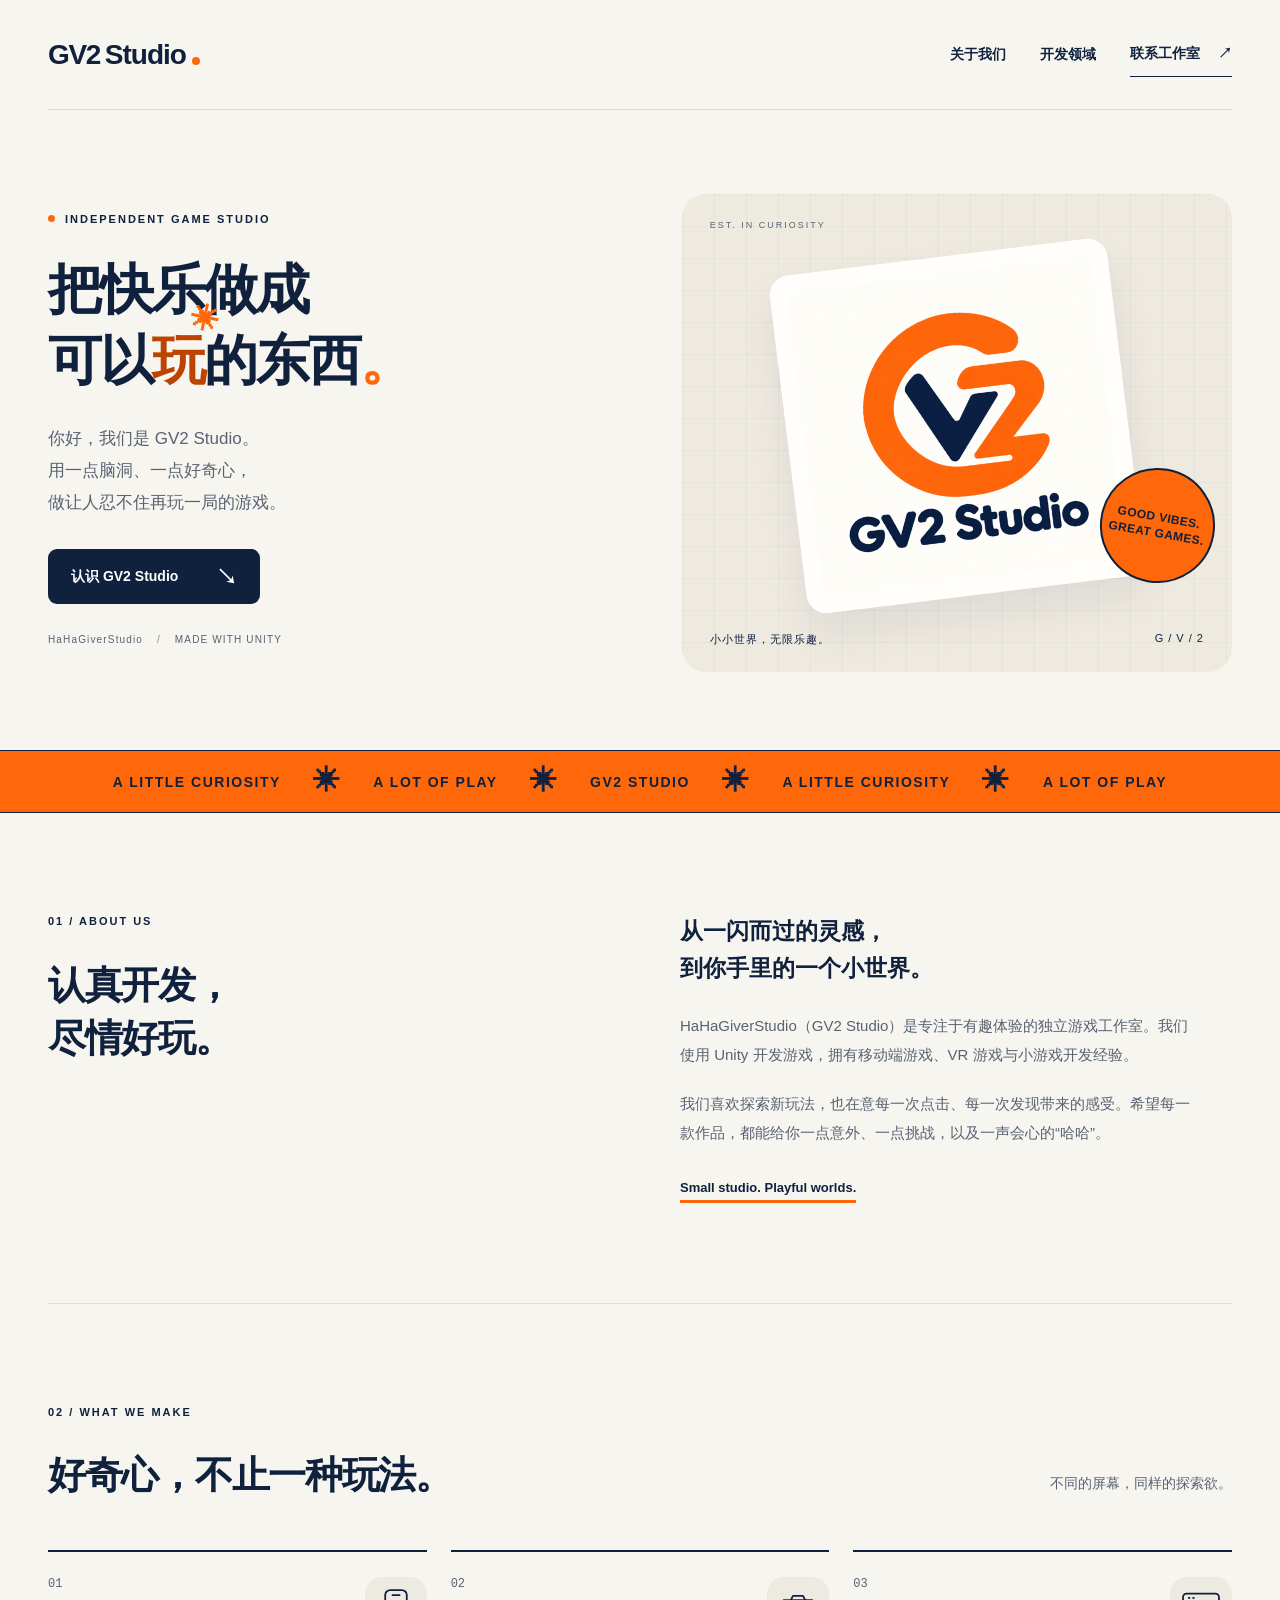
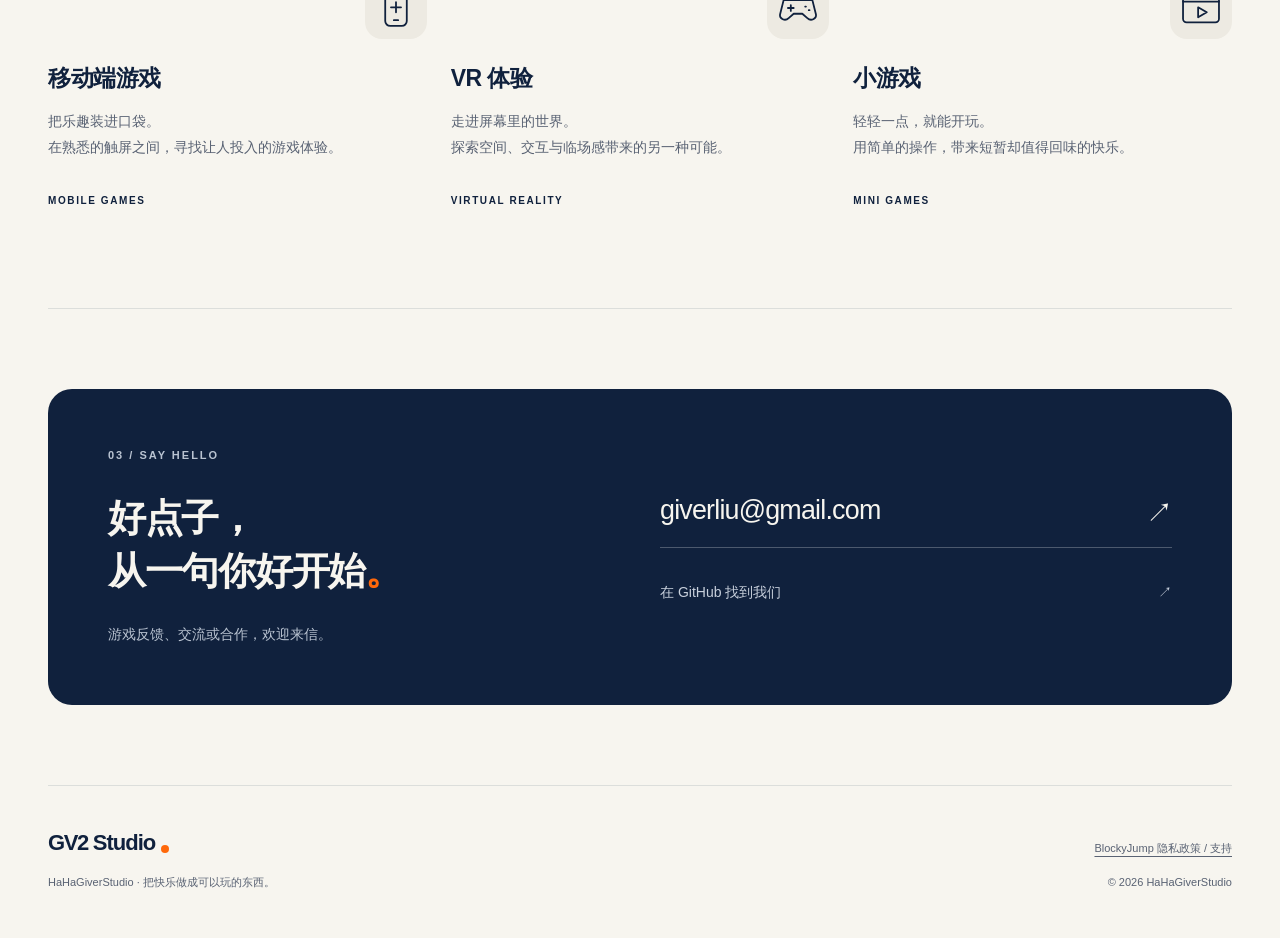
<file: index.html>
<!doctype html>
<html lang="zh-CN">
<head>
  <meta charset="utf-8">
  <meta name="viewport" content="width=device-width, initial-scale=1">
  <meta name="theme-color" content="#f7f5ef">
  <meta name="description" content="HaHaGiverStudio（GV2 Studio），使用 Unity 探索移动端游戏、VR 与小游戏，把脑洞变成可以亲手体验的小世界。">
  <meta property="og:title" content="GV2 Studio · 把快乐做成可以玩的东西">
  <meta property="og:description" content="从移动端到 VR，再到随时能玩上一局的小游戏。一起发现玩法里的惊喜。">
  <meta property="og:type" content="website">
  <meta property="og:url" content="https://giverliu.github.io/">
  <meta property="og:image" content="https://giverliu.github.io/assets/gv2-studio-logo.png">
  <title>GV2 Studio · 把快乐做成可以玩的东西</title>
  <link rel="icon" type="image/png" href="assets/gv2-studio-logo.png">
  <link rel="stylesheet" href="assets/studio.css">
</head>
<body>
  <a class="skip-link" href="#main">跳到正文</a>
  <header class="header wrap">
    <a class="wordmark" href="./" aria-label="GV2 Studio 首页">GV2<span> Studio</span><i aria-hidden="true"></i></a>
    <nav aria-label="主导航"><a href="#about">关于我们</a><a href="#explore">开发领域</a><a class="nav-contact" href="#contact">联系工作室 <span aria-hidden="true">↗</span></a></nav>
  </header>

  <main id="main">
    <section class="hero wrap" aria-labelledby="hero-title">
      <div class="hero-copy">
        <p class="eyebrow"><span aria-hidden="true"></span> INDEPENDENT GAME STUDIO</p>
        <h1 id="hero-title">把快乐做成<br>可以<span class="play-word">玩<span class="spark" aria-hidden="true">✳</span></span>的东西<span class="orange">。</span></h1>
        <p class="hero-description">你好，我们是 GV2 Studio。<br>用一点脑洞、一点好奇心，<br>做让人忍不住再玩一局的游戏。</p>
        <a class="button" href="#about">认识 GV2 Studio <span aria-hidden="true">↘</span></a>
        <p class="hero-note">HaHaGiverStudio <span aria-hidden="true">/</span> MADE WITH UNITY</p>
      </div>
      <div class="brand-art">
        <div class="art-grid" aria-hidden="true"></div>
        <span class="art-coordinate" aria-hidden="true">EST. IN CURIOSITY</span>
        <div class="logo-sheet"><img src="assets/gv2-studio-logo.png" width="512" height="512" alt="GV2 Studio Logo：橙色 G 与数字 2、深蓝色 V 融合组成的图标"></div>
        <span class="art-sticker" aria-hidden="true">GOOD VIBES.<br>GREAT GAMES.</span>
        <div class="art-caption"><span>小小世界，无限乐趣。</span><span aria-hidden="true">G / V / 2</span></div>
      </div>
    </section>

    <div class="ticker" aria-hidden="true"><div class="wrap">A LITTLE CURIOSITY <span>✳</span> A LOT OF PLAY <span>✳</span> GV2 STUDIO <span>✳</span> A LITTLE CURIOSITY <span>✳</span> A LOT OF PLAY</div></div>

    <section class="about wrap section" id="about" aria-labelledby="about-title">
      <div><p class="eyebrow">01 / ABOUT US</p><h2 id="about-title">认真开发，<br>尽情好玩。</h2></div>
      <div class="about-copy"><p class="lead">从一闪而过的灵感，<br>到你手里的一个小世界。</p><p>HaHaGiverStudio（GV2 Studio）是专注于有趣体验的独立游戏工作室。我们使用 Unity 开发游戏，拥有移动端游戏、VR 游戏与小游戏开发经验。</p><p>我们喜欢探索新玩法，也在意每一次点击、每一次发现带来的感受。希望每一款作品，都能给你一点意外、一点挑战，以及一声会心的“哈哈”。</p><span class="signature">Small studio. Playful worlds.</span></div>
    </section>

    <section class="explore wrap section" id="explore" aria-labelledby="explore-title">
      <div class="section-heading"><div><p class="eyebrow">02 / WHAT WE MAKE</p><h2 id="explore-title">好奇心，不止一种玩法。</h2></div><p>不同的屏幕，同样的探索欲。</p></div>
      <div class="disciplines">
        <article class="discipline"><div class="discipline-top"><span>01</span><svg viewBox="0 0 64 64" fill="none" aria-hidden="true"><rect x="17" y="7" width="30" height="50" rx="7"/><path d="M27 14h10M29 49h6M25 31h14M32 24v14"/></svg></div><h3>移动端游戏</h3><p>把乐趣装进口袋。<br>在熟悉的触屏之间，寻找让人投入的游戏体验。</p><span class="discipline-label">MOBILE GAMES</span></article>
        <article class="discipline"><div class="discipline-top"><span>02</span><svg viewBox="0 0 64 64" fill="none" aria-hidden="true"><path d="M12 21h40l5 20c1 6-7 10-12 5l-7-6H26l-7 6c-5 5-13 1-12-5l5-20Z"/><path d="M22 28v8M18 32h8M42 30h1M47 35h1M22 21l3-6h14l3 6"/></svg></div><h3>VR 体验</h3><p>走进屏幕里的世界。<br>探索空间、交互与临场感带来的另一种可能。</p><span class="discipline-label">VIRTUAL REALITY</span></article>
        <article class="discipline"><div class="discipline-top"><span>03</span><svg viewBox="0 0 64 64" fill="none" aria-hidden="true"><rect x="7" y="12" width="50" height="40" rx="5"/><path d="M7 23h50M15 18h1M21 18h1M28 31l12 7-12 7V31Z"/></svg></div><h3>小游戏</h3><p>轻轻一点，就能开玩。<br>用简单的操作，带来短暂却值得回味的快乐。</p><span class="discipline-label">MINI GAMES</span></article>
      </div>
    </section>

    <section class="contact wrap" id="contact" aria-labelledby="contact-title"><div><p class="eyebrow">03 / SAY HELLO</p><h2 id="contact-title">好点子，<br>从一句你好开始<span>。</span></h2><p>游戏反馈、交流或合作，欢迎来信。</p></div><div class="contact-links"><a class="email" href="mailto:giverliu@gmail.com">giverliu@gmail.com <span aria-hidden="true">↗</span></a><a class="github" href="https://github.com/GiverLiu" target="_blank" rel="noopener noreferrer">在 GitHub 找到我们 <span aria-hidden="true">↗</span></a></div></section>
  </main>

  <footer class="footer wrap"><div><a class="wordmark" href="./">GV2<span> Studio</span><i aria-hidden="true"></i></a><p>HaHaGiverStudio · 把快乐做成可以玩的东西。</p></div><div class="footer-meta"><a href="privacypolicy.html">BlockyJump 隐私政策 / 支持</a><span>© 2026 HaHaGiverStudio</span></div></footer>
</body>
</html>
</file>
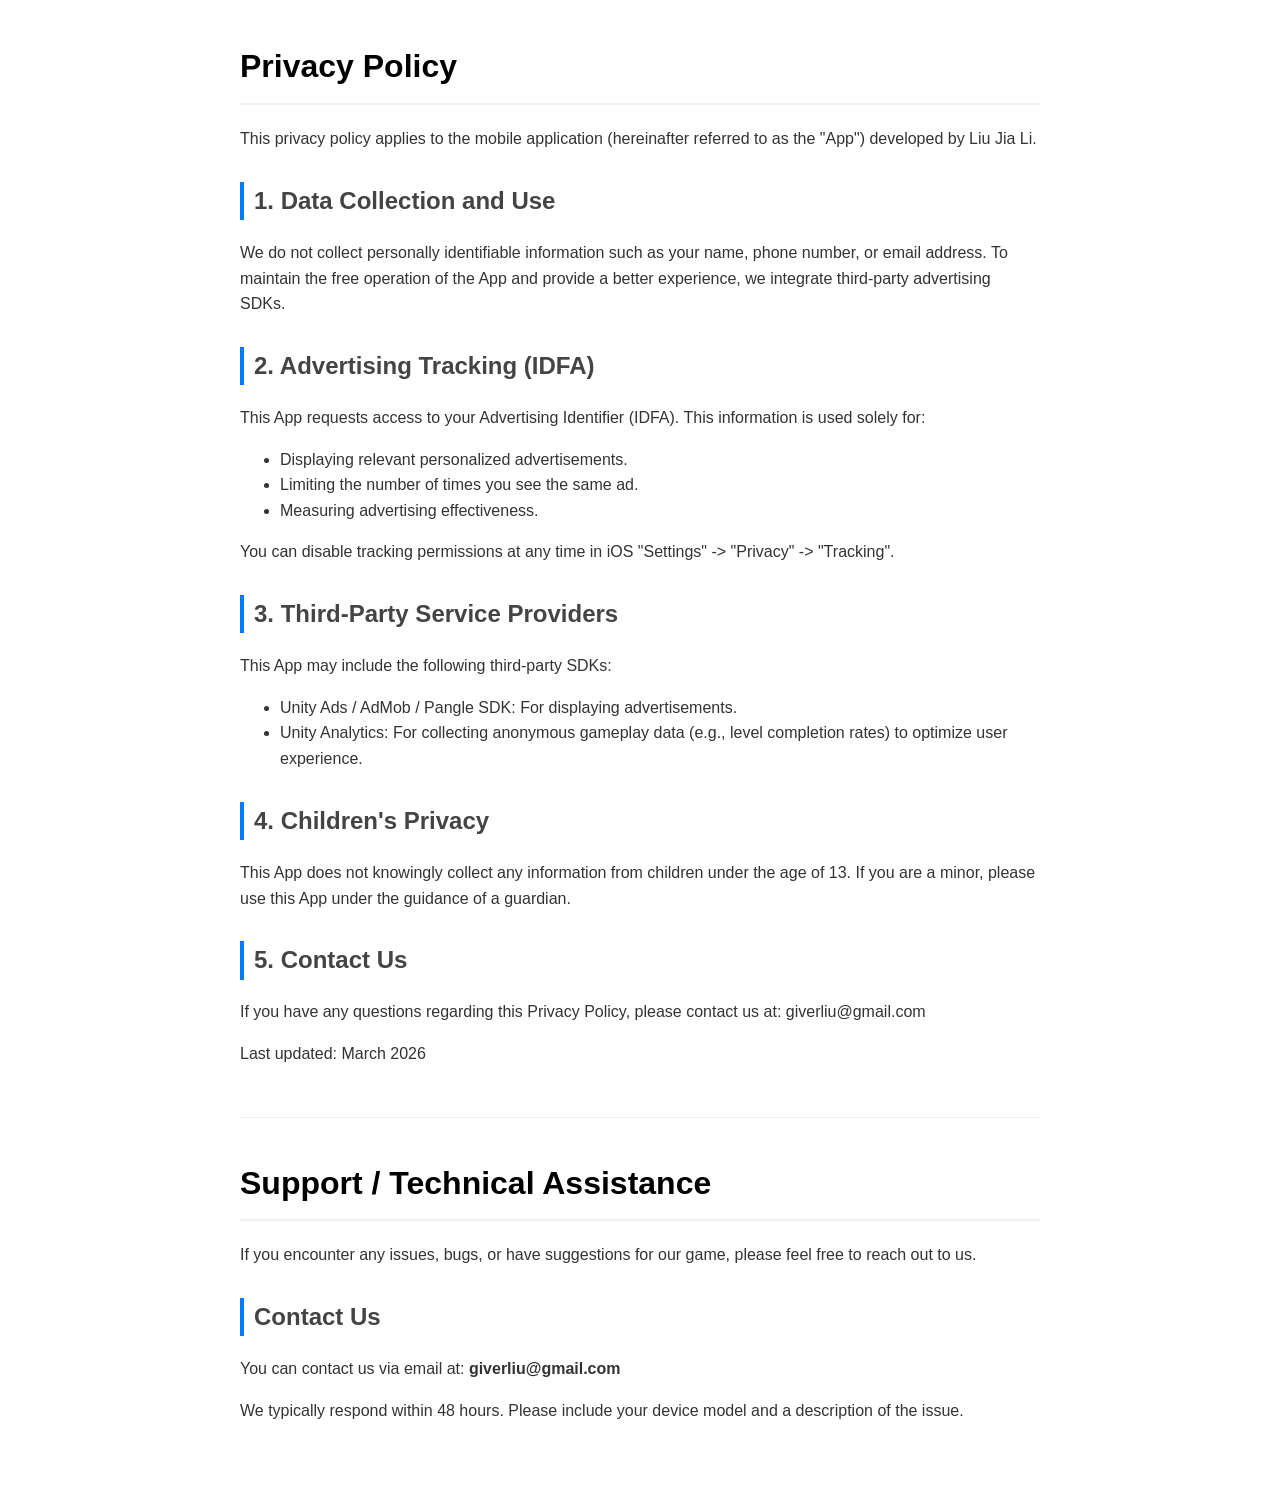
<file: privacypolicy.html>
<!DOCTYPE html>
<html lang="en">
<head>
    <meta charset="UTF-8">
    <meta name="viewport" content="width=device-width, initial-scale=1.0">
    <title>Privacy Policy - BlockyJump</title>
    <style>
        body { font-family: -apple-system, BlinkMacSystemFont, "Segoe UI", Roboto, Helvetica, Arial, sans-serif; line-height: 1.6; padding: 20px; max-width: 800px; margin: auto; color: #333; }
        h1 { border-bottom: 2px solid #eee; padding-bottom: 10px; color: #000; }
        h2 { margin-top: 30px; color: #444; border-left: 4px solid #007aff; padding-left: 10px; }
        .language-section { margin-bottom: 50px; }
        hr { border: 0; border-top: 1px double #eee; margin: 40px 0; }
    </style>
</head>
<body>

    <div class="language-section">
        <h1>Privacy Policy</h1>
        <p>This privacy policy applies to the mobile application (hereinafter referred to as the "App") developed by Liu Jia Li.</p>

        <h2>1. Data Collection and Use</h2>
        <p>We do not collect personally identifiable information such as your name, phone number, or email address. To maintain the free operation of the App and provide a better experience, we integrate third-party advertising SDKs.</p>

        <h2>2. Advertising Tracking (IDFA)</h2>
        <p>This App requests access to your Advertising Identifier (IDFA). This information is used solely for:
            <ul>
                <li>Displaying relevant personalized advertisements.</li>
                <li>Limiting the number of times you see the same ad.</li>
                <li>Measuring advertising effectiveness.</li>
            </ul>
        You can disable tracking permissions at any time in iOS "Settings" -> "Privacy" -> "Tracking".</p>

        <h2>3. Third-Party Service Providers</h2>
        <p>This App may include the following third-party SDKs:
            <ul>
                <li>Unity Ads / AdMob / Pangle SDK: For displaying advertisements.</li>
                <li>Unity Analytics: For collecting anonymous gameplay data (e.g., level completion rates) to optimize user experience.</li>
            </ul>
        </p>

        <h2>4. Children's Privacy</h2>
        <p>This App does not knowingly collect any information from children under the age of 13. If you are a minor, please use this App under the guidance of a guardian.</p>

        <h2>5. Contact Us</h2>
        <p>If you have any questions regarding this Privacy Policy, please contact us at: giverliu@gmail.com</p>
        
        <p>Last updated: March 2026</p>
    </div>

    <hr>

<div class="language-section">
    <h1>Support / Technical Assistance</h1>
    <p>If you encounter any issues, bugs, or have suggestions for our game, please feel free to reach out to us.</p>
    
    <h2>Contact Us</h2>
    <p>You can contact us via email at: <strong>giverliu@gmail.com</strong></p>
    <p>We typically respond within 48 hours. Please include your device model and a description of the issue.</p>
</div>

</body>
</html>
</file>
<file: assets/studio.css>
:root{--paper:#f7f5ef;--ink:#10213d;--muted:#596273;--orange:#ff680a;--line:#dcdedb;--white:#fffefa;--radius:24px}
*{box-sizing:border-box}
html{scroll-behavior:smooth;scroll-padding-top:28px}
body{margin:0;background:var(--paper);color:var(--ink);font-family:Inter,"Helvetica Neue",Arial,"PingFang SC","Microsoft YaHei",sans-serif;-webkit-font-smoothing:antialiased}
a{color:inherit;text-decoration:none}
a:focus-visible{outline:3px solid var(--ink);outline-offset:6px}
::selection{background:var(--orange);color:var(--ink)}
.wrap{width:min(1200px,calc(100% - 96px));margin-inline:auto}
.skip-link{position:fixed;top:12px;left:12px;padding:14px;background:var(--ink);color:white;z-index:10;transform:translateY(-160%)}
.skip-link:focus{transform:translateY(0)}
.header{display:flex;align-items:center;justify-content:space-between;gap:24px;min-height:110px;border-bottom:1px solid var(--line)}
.wordmark{display:inline-flex;align-items:center;white-space:nowrap;font-size:28px;letter-spacing:-1.4px;font-weight:900;min-height:44px}
.wordmark span{font-weight:600;letter-spacing:-1px;margin-left:5px}
.wordmark i{width:8px;height:8px;border-radius:50%;background:var(--orange);align-self:center;margin:12px 0 0 6px}
nav{display:flex;gap:34px;align-items:center;font-size:14px;font-weight:600}
nav a{min-height:44px;display:inline-flex;align-items:center;gap:18px;transition:color .2s}
nav a:hover,.github:hover,.footer-meta a:hover{color:#b64000}
.nav-contact{border-bottom:1px solid var(--ink)}
.hero{display:grid;grid-template-columns:1.05fr 1fr;align-items:center;gap:56px;padding-block:84px 78px}
.eyebrow{font-size:11px;letter-spacing:2px;font-weight:700;margin:0 0 28px;line-height:1.5}
.hero .eyebrow{display:flex;align-items:center;gap:10px}
.eyebrow>span{width:7px;height:7px;background:var(--orange);border-radius:50%}
h1{font-size:clamp(38px,4.25vw,62px);letter-spacing:-2px;line-height:1.3;margin:0 0 26px;font-weight:850}
.orange{color:var(--orange)}
.play-word{position:relative;color:#bc4300}
.spark{position:absolute;right:-13px;top:-28px;color:var(--orange);font-size:28px;transform:rotate(12deg)}
.hero-description{font-size:17px;line-height:1.9;color:var(--muted);margin:0 0 30px}
.button{display:inline-flex;align-items:center;justify-content:space-between;gap:38px;padding:17px 23px;border-radius:9px;background:var(--ink);color:white;font-size:14px;font-weight:600;transition:transform .2s,background .2s}
.button:hover{background:#243d61;transform:translateY(-2px)}
.button span{font-size:21px;line-height:1}
.hero-note{font-size:10px;letter-spacing:1.15px;margin-top:30px;color:var(--muted)}
.hero-note span{padding:0 10px;color:#858b95}
.brand-art{position:relative;background:#eeeae0;min-height:470px;border-radius:var(--radius);overflow:hidden;display:flex;align-items:center;justify-content:center;padding:62px 34px 76px;isolation:isolate}
.art-grid{position:absolute;inset:0;background-image:linear-gradient(#10213d09 1px,transparent 1px),linear-gradient(90deg,#10213d09 1px,transparent 1px);background-size:32px 32px;z-index:-1}
.art-coordinate{position:absolute;top:26px;left:28px;font-size:9px;letter-spacing:2px;color:var(--muted)}
.logo-sheet{width:340px;max-width:100%;background:var(--white);padding:16px;border-radius:20px;transform:rotate(-7deg);box-shadow:0 20px 40px #10213d13;border:1px solid #fff}
.logo-sheet img{display:block;width:100%;height:auto;border-radius:8px}
.art-sticker{position:absolute;right:17px;bottom:89px;transform:rotate(10deg);background:var(--orange);color:var(--ink);font-size:12px;font-weight:900;line-height:1.3;letter-spacing:.4px;border:2px solid var(--ink);border-radius:50%;width:115px;height:115px;display:flex;align-items:center;justify-content:center;text-align:center}
.art-caption{position:absolute;bottom:25px;left:28px;right:28px;display:flex;justify-content:space-between;gap:16px;font-size:11px;letter-spacing:1px}
.ticker{background:var(--orange);overflow:hidden;border-block:1px solid var(--ink)}
.ticker>div{display:flex;justify-content:center;align-items:center;gap:32px;white-space:nowrap;font-size:14px;font-weight:800;letter-spacing:1.5px;height:61px}
.ticker span{font-size:27px}
.section{padding-block:100px;border-bottom:1px solid var(--line)}
.about{display:grid;grid-template-columns:1fr 1fr;gap:80px}
h2{font-size:clamp(29px,3vw,42px);line-height:1.4;letter-spacing:-1.3px;margin:0;font-weight:800;text-wrap:balance}
.about-copy{max-width:510px}
.about-copy p{font-size:15px;line-height:1.95;color:var(--muted);margin:0 0 20px}
.about-copy .lead{font-size:23px;font-weight:650;line-height:1.6;color:var(--ink);margin-bottom:24px}
.signature{display:inline-block;font-size:13px;font-weight:700;margin-top:12px;border-bottom:3px solid var(--orange);padding-bottom:5px}
.section-heading{display:flex;justify-content:space-between;align-items:end;gap:30px;margin-bottom:48px}
.section-heading>p{color:var(--muted);font-size:14px;line-height:1.7;margin:0 0 6px}
.disciplines{display:grid;grid-template-columns:repeat(3,1fr);gap:24px}
.discipline{border-top:2px solid var(--ink);padding-top:25px}
.discipline-top{display:flex;justify-content:space-between;align-items:start;margin-bottom:24px}
.discipline-top>span{font-size:12px;color:var(--muted);font-family:monospace}
.discipline svg{width:62px;height:62px;stroke:var(--ink);stroke-width:2.5;stroke-linecap:round;stroke-linejoin:round;background:#edeae2;border-radius:17px;padding:8px}
.discipline h3{font-size:23px;margin:0 0 14px;letter-spacing:-.5px}
.discipline p{font-size:14px;line-height:1.9;color:var(--muted);margin:0 0 29px;max-width:300px}
.discipline-label{font-size:10px;letter-spacing:1.6px;font-weight:700}
.contact{margin-block:80px;background:var(--ink);color:var(--paper);border-radius:var(--radius);padding:58px 60px;display:grid;grid-template-columns:1fr 1fr;gap:40px;align-items:center}
.contact .eyebrow{color:#b9c3d1}
.contact h2{font-size:38px}
.contact h2 span{color:var(--orange)}
.contact p:not(.eyebrow){color:#b9c3d1;font-size:14px;line-height:1.8;margin:24px 0 0}
.contact-links{display:flex;flex-direction:column;align-items:stretch;gap:23px}
.email{font-size:clamp(18px,2.1vw,28px);letter-spacing:-.8px;display:flex;justify-content:space-between;gap:16px;padding-block:16px;border-bottom:1px solid #ffffff40;transition:color .2s}
.email:hover{color:#ffac75}
.contact a:focus-visible{outline-color:var(--orange)}
.github{display:flex;align-items:center;justify-content:space-between;font-size:14px;min-height:44px;color:#c8d0dc;transition:color .2s}
.github:hover{color:#ffac75}
.footer{padding-block:35px 45px;border-top:1px solid var(--line);display:flex;justify-content:space-between;gap:30px;align-items:end}
.footer .wordmark{font-size:22px}
.footer p,.footer-meta{font-size:11px;line-height:1.8;color:var(--muted)}
.footer p{margin:8px 0 0}
.footer-meta{display:flex;flex-direction:column;text-align:right;gap:8px}
.footer-meta a{min-height:32px;display:inline-flex;align-items:center;justify-content:flex-end;text-decoration:underline;text-underline-offset:4px;transition:color .2s}
@media(min-width:1600px){.hero{padding-block:105px}.brand-art{min-height:510px}}
@media(max-width:1000px){.wrap{width:calc(100% - 56px)}.hero{gap:28px;padding-block:65px}.brand-art{min-height:390px;padding:58px 25px 70px}.art-sticker{width:92px;height:92px;font-size:10px;right:9px;bottom:65px}.logo-sheet{width:280px}.about{gap:45px}.contact{padding:42px 34px;gap:30px}.contact h2{font-size:32px}}
@media(max-width:700px){.wrap{width:calc(100% - 40px)}.header{min-height:86px;gap:14px}.wordmark{font-size:23px}nav{gap:16px;font-size:12px}nav a{gap:8px}nav a:nth-child(2){display:none}.hero{grid-template-columns:1fr;gap:40px;padding-block:48px}.hero .eyebrow{font-size:10px;letter-spacing:1.6px}h1{font-size:clamp(36px,8vw,55px);letter-spacing:-1px}.hero-description{font-size:16px}.hero-note{margin-bottom:0}.brand-art{min-height:380px}.logo-sheet{width:265px}.art-sticker{right:20px;bottom:65px}.ticker>div{height:52px;font-size:12px;gap:24px}.section{padding-block:62px}.about{grid-template-columns:1fr;gap:32px}.eyebrow{margin-bottom:18px}.about-copy .lead{font-size:21px}.section-heading{display:block;margin-bottom:30px}.section-heading>p{margin-top:18px}.disciplines{grid-template-columns:1fr;gap:35px}.discipline{position:relative;padding-right:80px}.discipline-top{margin-bottom:14px}.discipline svg{position:absolute;right:0;top:25px}.discipline h3{font-size:22px}.discipline p{margin-bottom:20px;max-width:none}.contact{margin-block:48px;padding:34px 24px;grid-template-columns:1fr;gap:26px;border-radius:19px}.contact h2{font-size:30px}.email{font-size:21px}.contact-links{gap:9px}.footer{display:block;padding-bottom:32px}.footer-meta{text-align:left;gap:0;margin-top:22px}.footer-meta a{justify-content:flex-start;min-height:44px}}
@media(prefers-reduced-motion:reduce){html{scroll-behavior:auto}*{transition:none!important}.button:hover{transform:none}}
</file>
